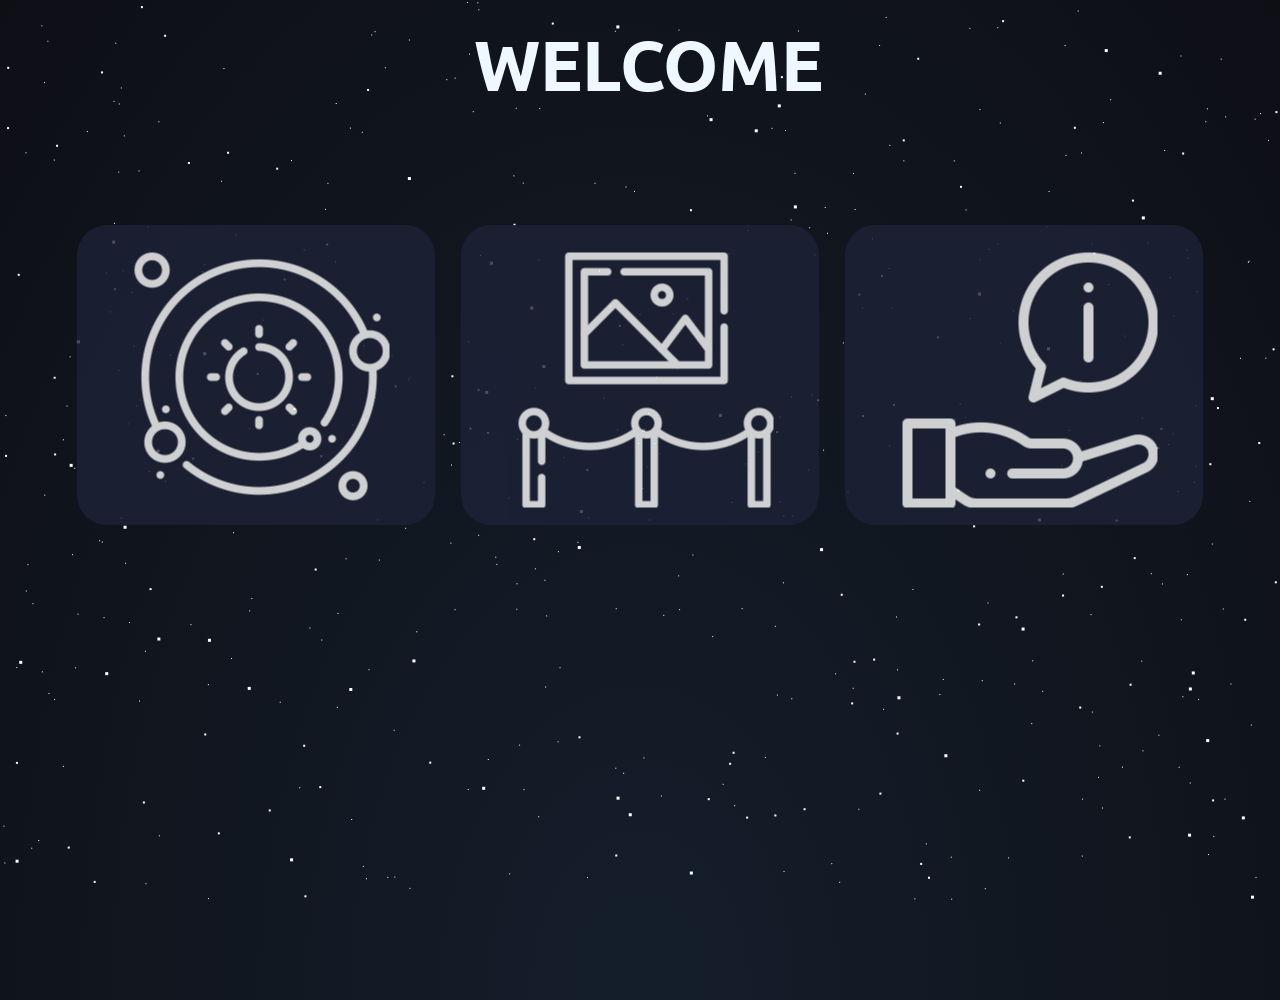
<file: index.html>
<!DOCTYPE html>
<html lang="en">
<head>
    <meta charset="UTF-8">
    <meta http-equiv="X-UA-Compatible" content="IE=edge">
    <meta name="viewport" content="width=device-width, initial-scale=1.0">
    <link type="image/x-icon" href="portal.png" rel="shortcut icon">
    <link rel="stylesheet" href="firstpage.css">
    <title>Space Portal</title>
</head>
<body>
    <div id="welcome"><p id="txt">WELCOME</p></div>
    <div id="txt1"><p>Solar System Planets</p></div>
    <div id="txt2"><p>Gallery</p></div>
    <div id="txt3"><p>Info</p></div>
    <a href="Cosmos.html"><div class="block1" id="solar"><div id="img1"></div></div></a>
    <a href="gallery.html"><div class="block1" id="gallery"><div id="img2"></div></div></a>
   <a href="Cosmosinfo.html"><div class="block1" id="info"><div id="img3"></div></div></a> 
    <canvas></canvas>

    <script src="cosmosinfo.js"></script>
</body>
</html>
</file>
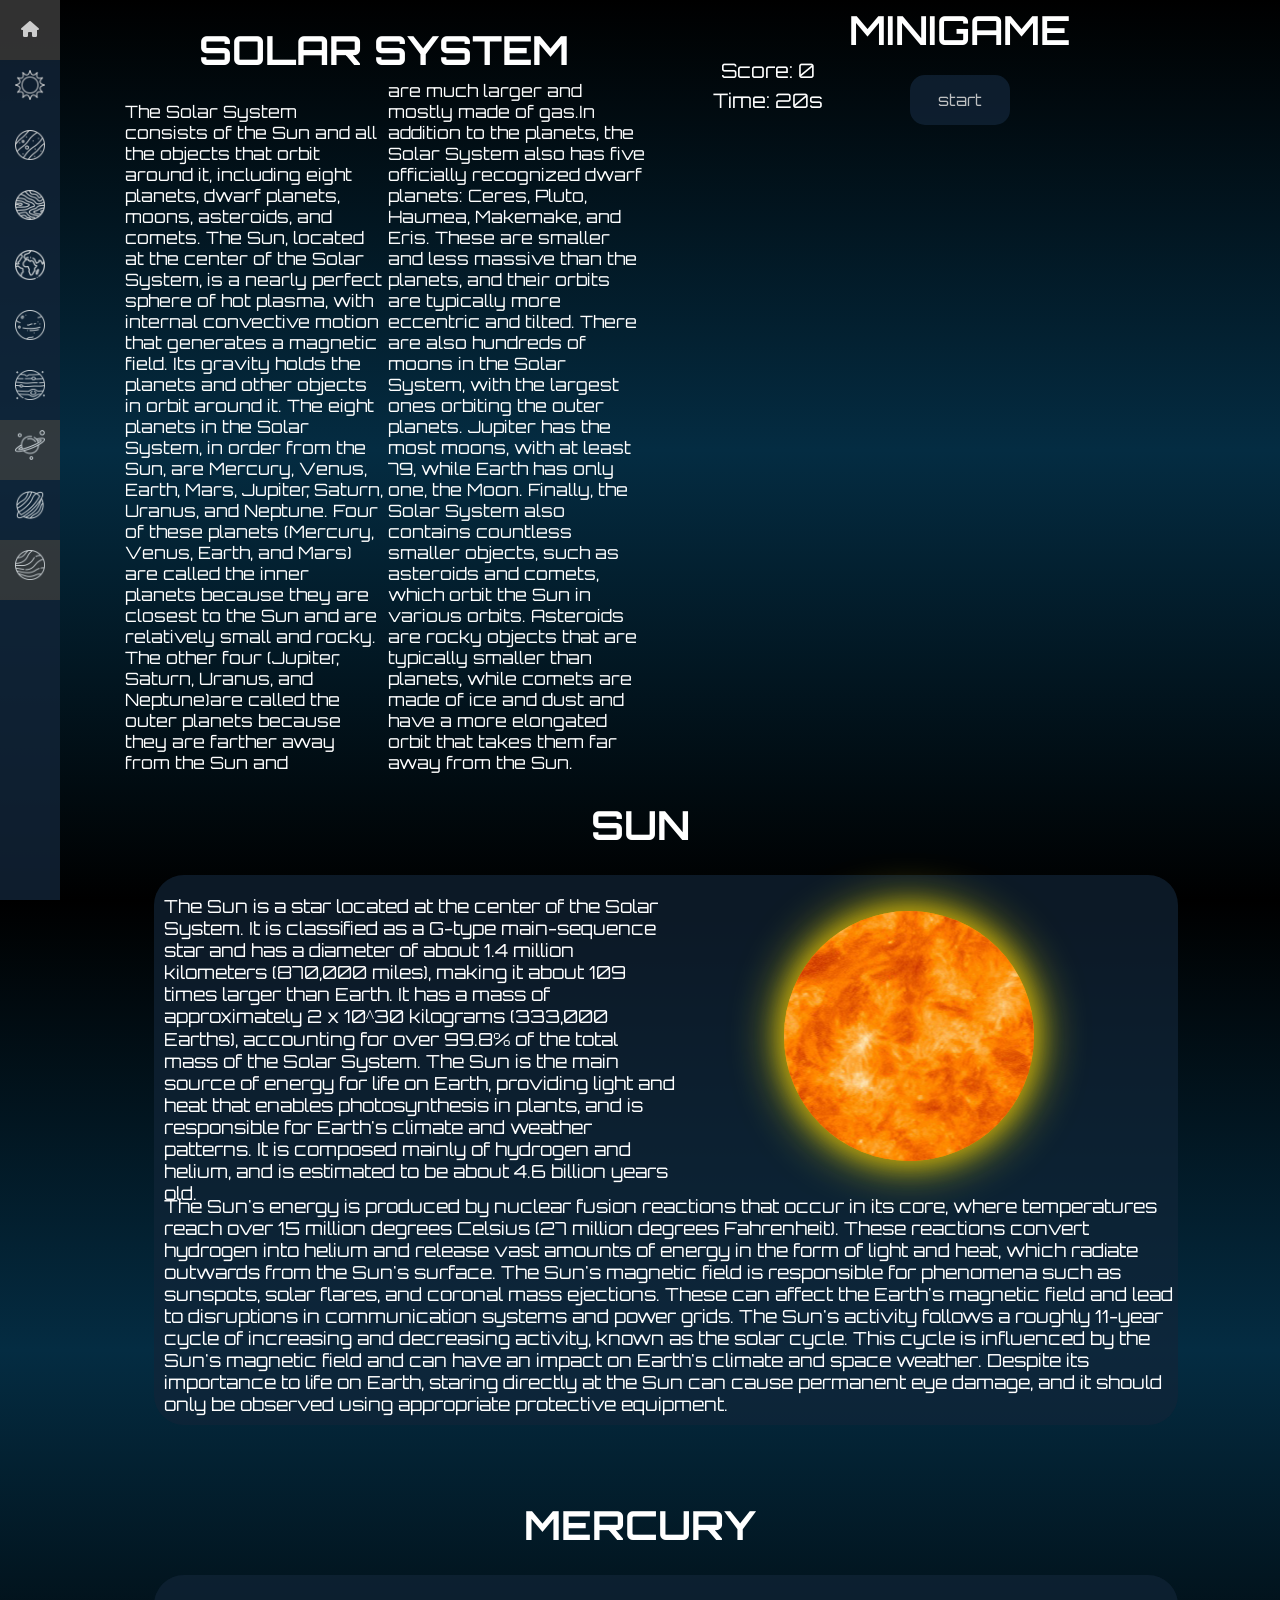
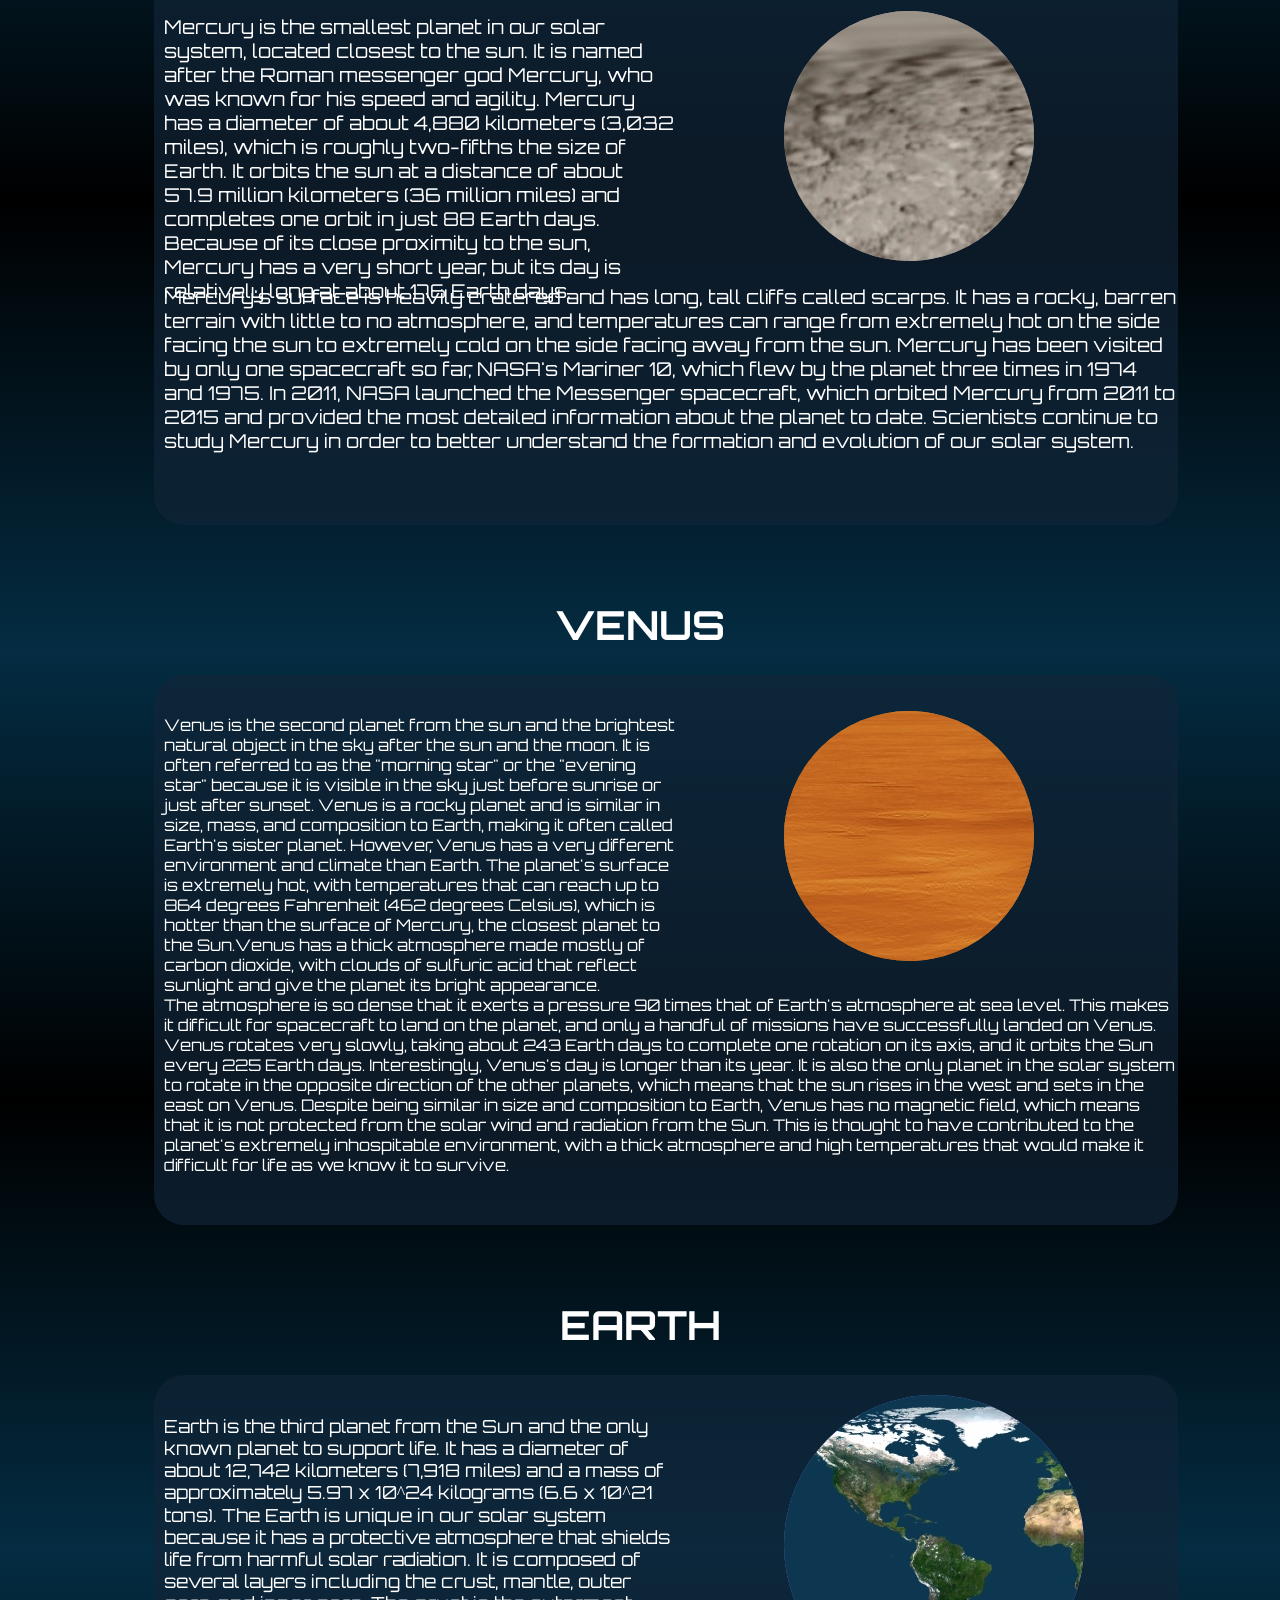
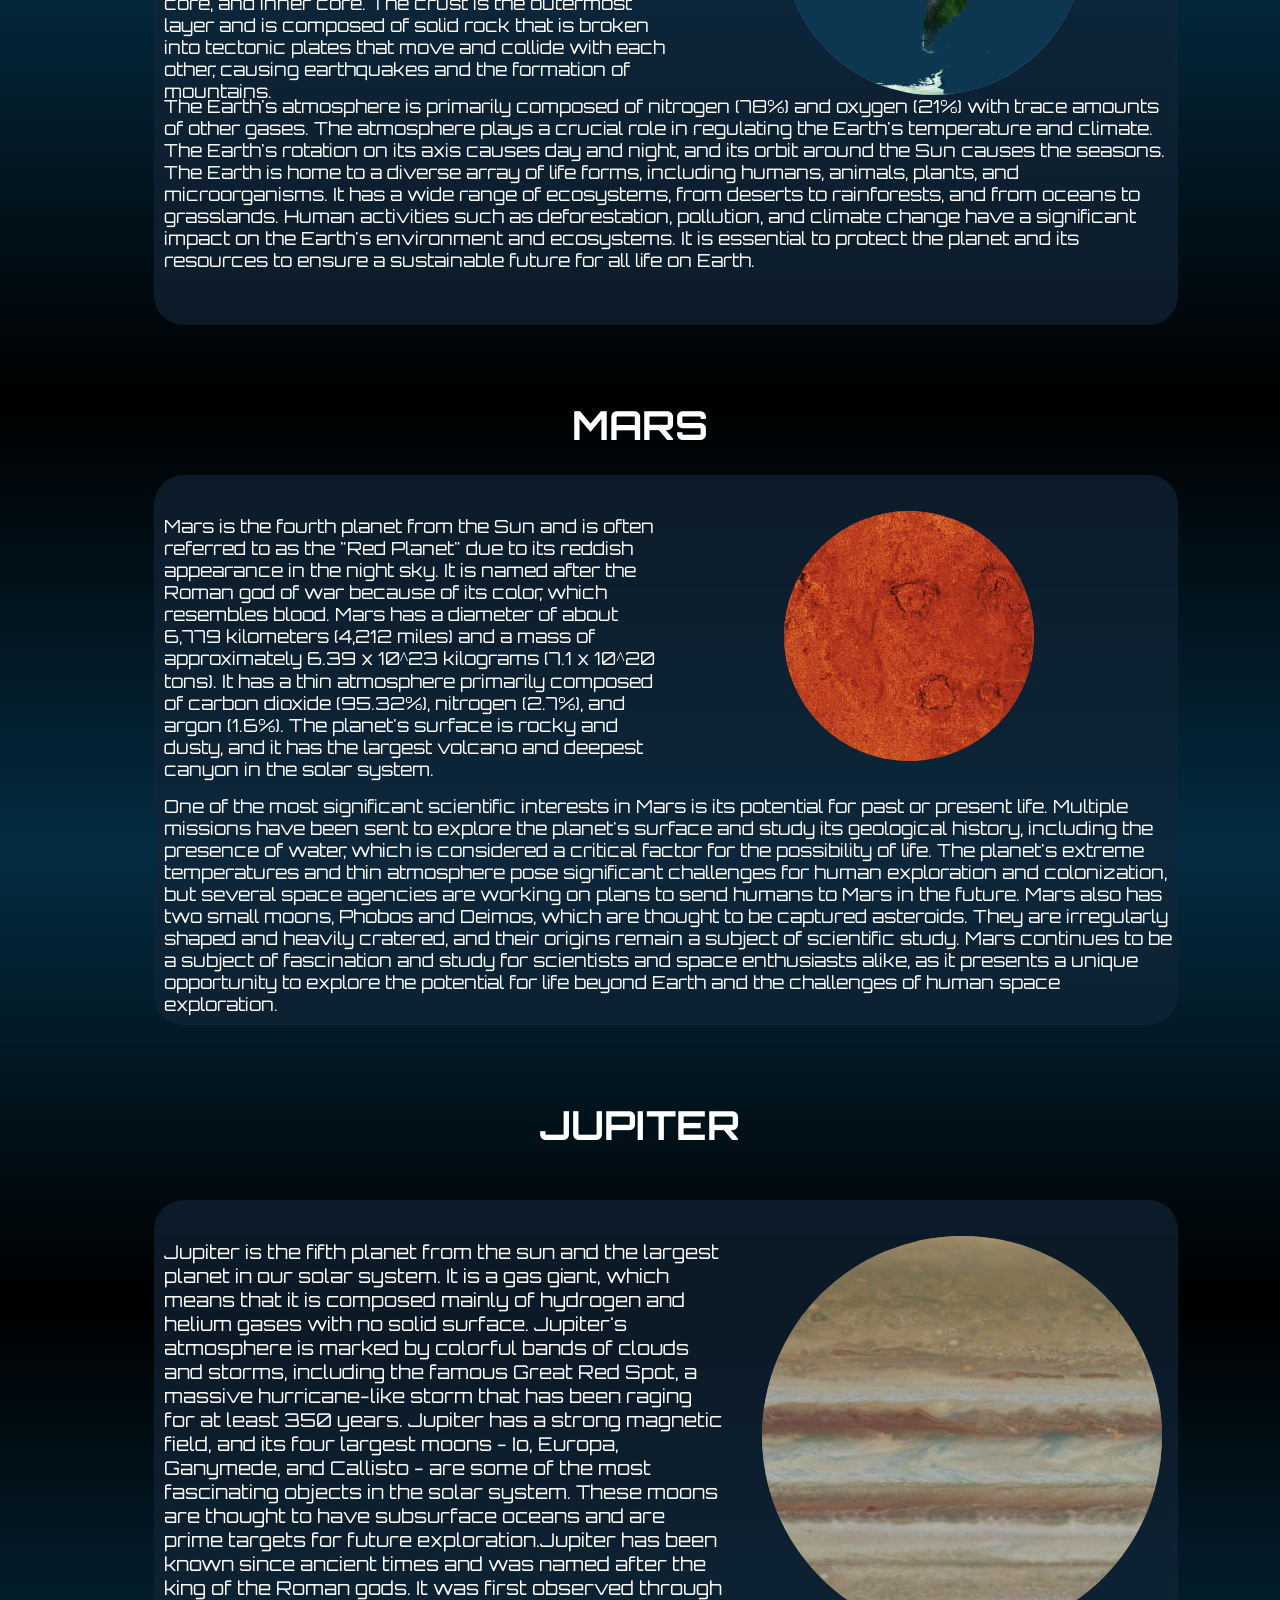
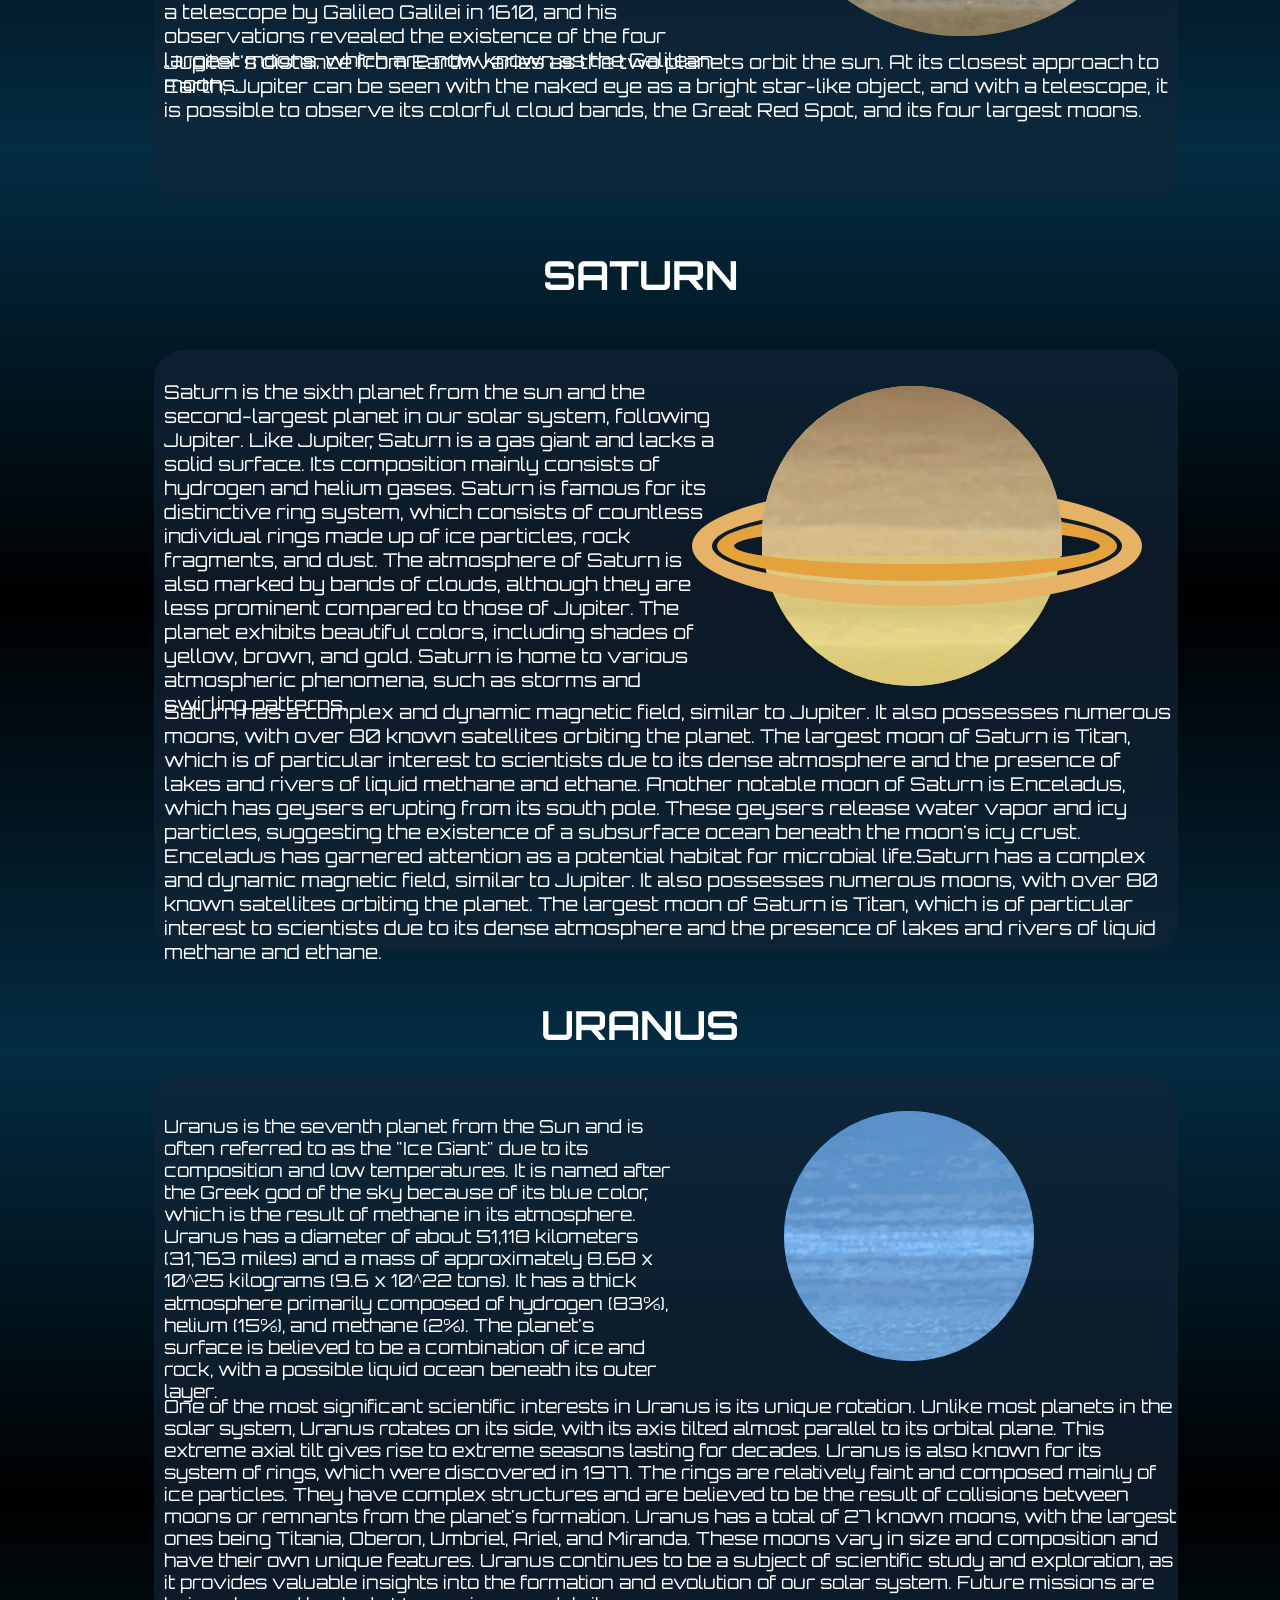
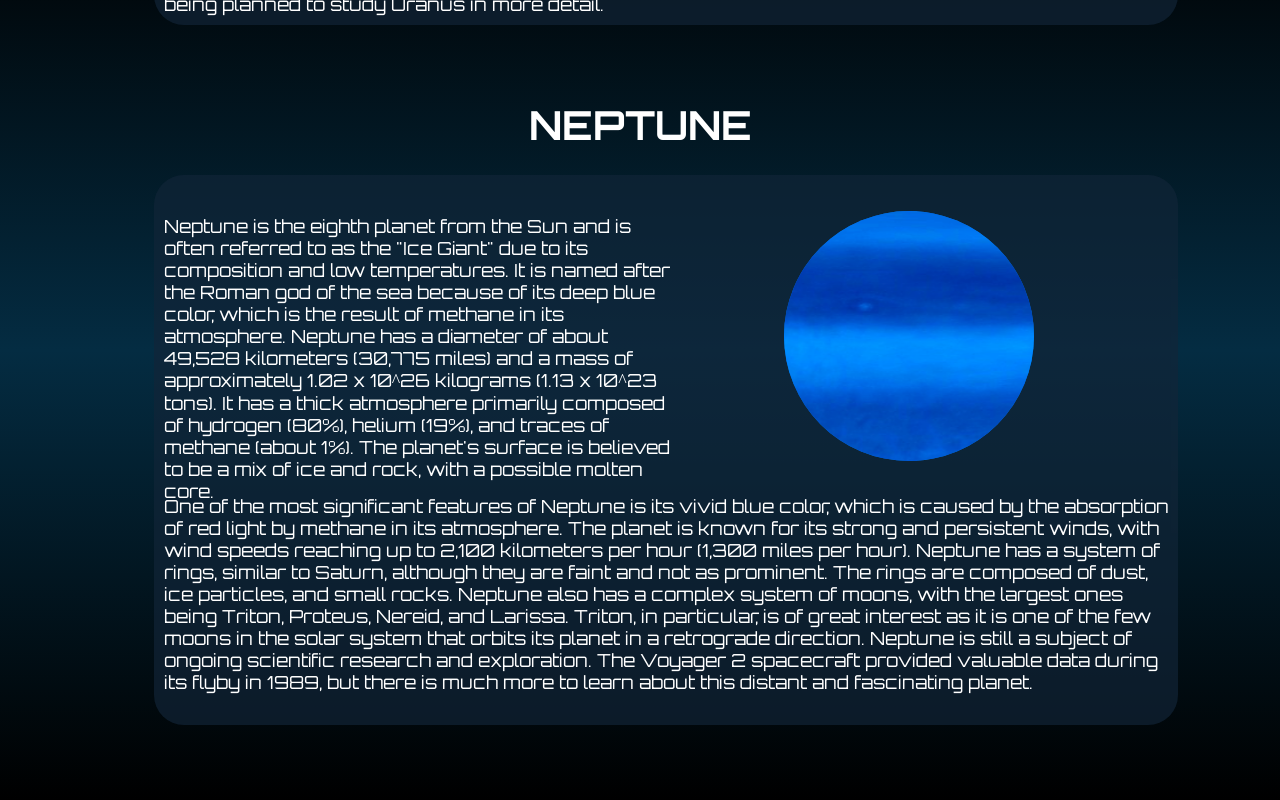
<file: Cosmos.html>
<!DOCTYPE html>
<html lang="en">
<head>
    <meta charset="UTF-8">
    <meta http-equiv="X-UA-Compatible" content="IE=edge">
    <meta name="viewport" content="width=device-width, initial-scale=1.0">
    <link rel="stylesheet" href="https://cdnjs.cloudflare.com/ajax/libs/font-awesome/6.3.0/css/all.min.css">
    <script src="https://code.jquery.com/jquery-3.6.0.min.js"></script>
    <link rel="stylesheet" href="cosmos.css">
    <link type="image/x-icon" href="portal.png" rel="shortcut icon">
    <title>Solar system</title>

</head>
<body>
  
    <div class="navigation">
        <ul>
          <li id="home" onmouseout="fhover1(this)" onmouseover="fhover(this)">
            <a href="#">
              <span class="icon"><i class="fa-solid fa-house"></i></span>
              <span class="title">Home</span>
            </a>
          </li>
          <li id="s" onmouseout="fhover1(this)"  onmouseover="fhover(this)">
            <a href="#sun">
                <img src="sun.png" alt="Icon" width="30" height="30" class="iconner">
              <span class="title">Sun</span>
            </a>
          </li>
          <li id="mer" onmouseout="fhover1(this)"  onmouseover="fhover(this)">
            <a href="#mercury">
                <img src="mercury.png" alt="Icon" width="30" height="30" class="iconner">

              <span class="title">Mercury</span>
            </a>
          </li>
          <li  id="ven" onmouseout="fhover1(this)" onmouseover="fhover(this)">
            <a href="#venus">
                <img src="venus.png" alt="Icon" width="30" height="30" class="iconner">
              <span class="title">Venus</span>
            </a>
          </li>
          <li id="ear" onmouseout="fhover1(this)" onmouseover="fhover(this)">
            <a href="#earth">
                <img src="earth.png" alt="Icon" width="30" height="30" class="iconner">
              <span class="title">Earth</span>
            </a>
          </li>
          <li id="mar" onmouseout="fhover1(this)" onmouseover="fhover(this)">
            <a href="#mars">
                <img src="mars.png" alt="Icon" width="30" height="30" class="iconner">
              <span class="title">Mars</span>
            </a>
          </li>
          <li id="jupi" onmouseout="fhover1(this)" onmouseover="fhover(this)">
            <a href="#jupiter">
                <img src="jupiter.png" alt="Icon" width="30" height="30" class="iconner">
              <span class="title">Jupiter</span>
            </a>
          </li>
          <li id="satu" onmouseout="fhover1(this)" onmouseover="fhover(this)">
            <a href="#saturn">
                <img src="saturn.png" alt="Icon" width="30" height="30" class="iconner">
              <span class="title">Saturn</span>
            </a>
          </li>
          <li id="ur" onmouseout="fhover1(this)" onmouseover="fhover(this)">
            <a href="#uranus">
                <img src="uran.png" alt="Icon" width="30" height="30" class="iconner">
              <span class="title">Uranus</span>
            </a>
          </li>
          <li id="nep" onmouseout="fhover1(this)" onmouseover="fhover(this)">
            <a href="#neptune">
                <img src="neptune.png" alt="Icon" width="30" height="30" class="iconner">
              <span class="title">Neptune</span>
            </a>
          </li>

      </div>
 
      <div id="solar">
        <h1 id="solartxt" href="#">SOLAR SYSTEM</h1>
      </div>

    <div id="space">
        <div id="p1"><p class="txt">The Solar System consists of the Sun and all the objects that orbit around it, including eight planets, dwarf planets, moons, asteroids, and comets. The Sun, located at the center of the Solar System, is a nearly perfect sphere of hot plasma, with internal convective motion that generates a magnetic field. Its gravity holds the planets and other objects in orbit around it.

        The eight planets in the Solar System, in order from the Sun, are Mercury, Venus, Earth, Mars, Jupiter, Saturn, Uranus, and Neptune. Four of these planets (Mercury, Venus, Earth, and Mars) are called the inner planets because they are closest to the Sun and are relatively small and rocky. The other four (Jupiter, Saturn, Uranus, and Neptune)are called the outer planets because they are farther away from the Sun and  </p></div>
        <div id="p2"><p class="txt">are much larger and mostly made of gas.In addition to the planets, the Solar System also has five officially recognized dwarf planets: Ceres, Pluto, Haumea, Makemake, and Eris. These are smaller and less massive than the planets, and their orbits are typically more eccentric and tilted.
        
        There are also hundreds of moons in the Solar System, with the largest ones orbiting the outer planets. Jupiter has the most moons, with at least 79, while Earth has only one, the Moon.
            
        Finally, the Solar System also contains countless smaller objects, such as asteroids and comets, which orbit the Sun in various orbits. Asteroids are rocky objects that are typically smaller than planets, while comets are made of ice and dust and have a more elongated orbit that takes them far away from the Sun.</p></div>
       
    </div>
    <div class="gametxt"><p id="gametxt">MINIGAME</p></div>
    <button id="start">start</button>
    <div id="score">Score: 0</div>
    <div id="timer">Time: 20s</div>
    <div id="game-container">
      <div id="asteroids-container"></div>
    </div>
    

    <div id="sun">
        <h2 id="suntxt" href="#sun">SUN</h2>
      </div>
    <div id="sun1">
      <div id="divsun1"><p id="divsuntxt1">The Sun is a star located at the center of the Solar System. It is classified as a G-type main-sequence star and has a diameter of about 1.4 million kilometers (870,000 miles), making it about 109 times larger than Earth. It has a mass of approximately 2 x 10^30 kilograms (333,000 Earths), accounting for over 99.8% of the total mass of the Solar System.

        The Sun is the main source of energy for life on Earth, providing light and heat that enables photosynthesis in plants, and is responsible for Earth's climate and weather patterns. It is composed mainly of hydrogen and helium, and is estimated to be about 4.6 billion years old.</p></div>
      <div id="divsun2"><p id="divsuntxt2">The Sun's energy is produced by nuclear fusion reactions that occur in its core, where temperatures reach over 15 million degrees Celsius (27 million degrees Fahrenheit). These reactions convert hydrogen into helium and release vast amounts of energy in the form of light and heat, which radiate outwards from the Sun's surface.

        The Sun's magnetic field is responsible for phenomena such as sunspots, solar flares, and coronal mass ejections. These can affect the Earth's magnetic field and lead to disruptions in communication systems and power grids.
        
        The Sun's activity follows a roughly 11-year cycle of increasing and decreasing activity, known as the solar cycle. This cycle is influenced by the Sun's magnetic field and can have an impact on Earth's climate and space weather.
        
        Despite its importance to life on Earth, staring directly at the Sun can cause permanent eye damage, and it should only be observed using appropriate protective equipment.</p></div>
        <div id="forsund">
          <div id="sund">
            <canvas id="sunan"  width="250" height="250" style="position: absolute; border-radius: 100%;opacity: 0.7;"></canvas>
          </div>
        </div>
    </div>
    
    <div id="mercury">
      <h2 id="mercurytxt" href="#mercury">MERCURY</h2>
    </div>
  <div id="mercury1">
    <div id="divmercury1"><p id="divmercurytxt1">Mercury is the smallest planet in our solar system, located closest to the sun. It is named after the Roman messenger god Mercury, who was known for his speed and agility.

      Mercury has a diameter of about 4,880 kilometers (3,032 miles), which is roughly two-fifths the size of Earth. It orbits the sun at a distance of about 57.9 million kilometers (36 million miles) and completes one orbit in just 88 Earth days. Because of its close proximity to the sun, Mercury has a very short year, but its day is relatively long at about 176 Earth days.</p></div>
    <div id="divmercury2"><p id="divmercurytxt2">Mercury's surface is heavily cratered and has long, tall cliffs called scarps. It has a rocky, barren terrain with little to no atmosphere, and temperatures can range from extremely hot on the side facing the sun to extremely cold on the side facing away from the sun.

      Mercury has been visited by only one spacecraft so far, NASA's Mariner 10, which flew by the planet three times in 1974 and 1975. In 2011, NASA launched the Messenger spacecraft, which orbited Mercury from 2011 to 2015 and provided the most detailed information about the planet to date.
      
      Scientists continue to study Mercury in order to better understand the formation and evolution of our solar system.</p></div>
      <div id="formercuryd">
        <div id="mercuryd">
          <canvas id="meran"  width="250" height="250" style="position: absolute; border-radius: 100%;opacity: 1;"></canvas>
        </div>
      </div>
  </div>
  <div id="venus">
    <h2 id="venustxt" href="#venus">VENUS</h2>
  </div>
<div id="venus1">
  <div id="divvenus1"><p id="divvenustxt1">Venus is the second planet from the sun and the brightest natural object in the sky after the sun and the moon. It is often referred to as the "morning star" or the "evening star" because it is visible in the sky just before sunrise or just after sunset.

    Venus is a rocky planet and is similar in size, mass, and composition to Earth, making it often called Earth's sister planet. However, Venus has a very different environment and climate than Earth. The planet's surface is extremely hot, with temperatures that can reach up to 864 degrees Fahrenheit (462 degrees Celsius), which is hotter than the surface of Mercury, the closest planet to the Sun.Venus has a thick atmosphere made mostly of carbon dioxide, with clouds of sulfuric acid that reflect sunlight and give the planet its bright appearance.</p></div>
  <div id="divvenus2"><p id="divvenustxt2"> The atmosphere is so dense that it exerts a pressure 90 times that of Earth's atmosphere at sea level. This makes it difficult for spacecraft to land on the planet, and only a handful of missions have successfully landed on Venus.

    Venus rotates very slowly, taking about 243 Earth days to complete one rotation on its axis, and it orbits the Sun every 225 Earth days. Interestingly, Venus's day is longer than its year. It is also the only planet in the solar system to rotate in the opposite direction of the other planets, which means that the sun rises in the west and sets in the east on Venus.
    
    Despite being similar in size and composition to Earth, Venus has no magnetic field, which means that it is not protected from the solar wind and radiation from the Sun. This is thought to have contributed to the planet's extremely inhospitable environment, with a thick atmosphere and high temperatures that would make it difficult for life as we know it to survive.</p></div>
    <div id="forvenusd">
      <div id="venusd">
        <canvas id="venusan"  width="250" height="250" style="position: absolute; border-radius: 100%;opacity: 1;"></canvas>
      </div>
    </div>
</div>
<div id="earth">
  <h2 id="earthtxt" href="#earth">EARTH</h2>
</div>
<div id="earth1">
<div id="divearth1"><p id="divearthtxt1">Earth is the third planet from the Sun and the only known planet to support life. It has a diameter of about 12,742 kilometers (7,918 miles) and a mass of approximately 5.97 x 10^24 kilograms (6.6 x 10^21 tons).

  The Earth is unique in our solar system because it has a protective atmosphere that shields life from harmful solar radiation. It is composed of several layers including the crust, mantle, outer core, and inner core. The crust is the outermost layer and is composed of solid rock that is broken into tectonic plates that move and collide with each other, causing earthquakes and the formation of mountains.</p></div>
<div id="divearth2"><p id="divearthtxt2">The Earth's atmosphere is primarily composed of nitrogen (78%) and oxygen (21%) with trace amounts of other gases. The atmosphere plays a crucial role in regulating the Earth's temperature and climate. The Earth's rotation on its axis causes day and night, and its orbit around the Sun causes the seasons.

  The Earth is home to a diverse array of life forms, including humans, animals, plants, and microorganisms. It has a wide range of ecosystems, from deserts to rainforests, and from oceans to grasslands.
  
  Human activities such as deforestation, pollution, and climate change have a significant impact on the Earth's environment and ecosystems. It is essential to protect the planet and its resources to ensure a sustainable future for all life on Earth.</p></div>
  <div id="forearthd">
    <div id="earthd">
      <canvas id="earan"  width="300" height="300" style="position: absolute; border-radius: 100%;opacity: 1;"></canvas>
    </div>
  </div>
</div>
<div id="mars">
  <h2 id="marstxt" href="#mars">MARS</h2>
</div>
<div id="mars1">
<div id="divmars1"><p id="divmarstxt1">Mars is the fourth planet from the Sun and is often referred to as the "Red Planet" due to its reddish appearance in the night sky. It is named after the Roman god of war because of its color, which resembles blood.

  Mars has a diameter of about 6,779 kilometers (4,212 miles) and a mass of approximately 6.39 x 10^23 kilograms (7.1 x 10^20 tons). It has a thin atmosphere primarily composed of carbon dioxide (95.32%), nitrogen (2.7%), and argon (1.6%). The planet's surface is rocky and dusty, and it has the largest volcano and deepest canyon in the solar system.</p></div>
<div id="divmars2"><p id="divmarstxt2">One of the most significant scientific interests in Mars is its potential for past or present life. Multiple missions have been sent to explore the planet's surface and study its geological history, including the presence of water, which is considered a critical factor for the possibility of life.

  The planet's extreme temperatures and thin atmosphere pose significant challenges for human exploration and colonization, but several space agencies are working on plans to send humans to Mars in the future.
  
  Mars also has two small moons, Phobos and Deimos, which are thought to be captured asteroids. They are irregularly shaped and heavily cratered, and their origins remain a subject of scientific study.
  
  Mars continues to be a subject of fascination and study for scientists and space enthusiasts alike, as it presents a unique opportunity to explore the potential for life beyond Earth and the challenges of human space exploration.</p></div>
  <div id="formarsd">
    <div id="marsd">
      <canvas id="maran"  width="250" height="250" style="position: absolute; border-radius: 100%;opacity: 0.8;"></canvas>
    </div>
  </div>
</div>
<div id="jupiter">
  <h2 id="jupitertxt" href="#jupiter">JUPITER</h2>
</div>
<div id="jupiter1">
<div id="divjupiter1"><p id="divjupitertxt1">Jupiter is the fifth planet from the sun and the largest planet in our solar system. It is a gas giant, which means that it is composed mainly of hydrogen and helium gases with no solid surface. Jupiter's atmosphere is marked by colorful bands of clouds and storms, including the famous Great Red Spot, a massive hurricane-like storm that has been raging for at least 350 years.

  Jupiter has a strong magnetic field, and its four largest moons - Io, Europa, Ganymede, and Callisto - are some of the most fascinating objects in the solar system. These moons are thought to have subsurface oceans and are prime targets for future exploration.Jupiter has been known since ancient times and was named after the king of the Roman gods. It was first observed through a telescope by Galileo Galilei in 1610, and his observations revealed the existence of the four largest moons, which are now known as the Galilean moons.</p></div>
<div id="divjupiter2"><p id="divjupitertxt2">

  Jupiter's distance from Earth varies as the two planets orbit the sun. At its closest approach to Earth, Jupiter can be seen with the naked eye as a bright star-like object, and with a telescope, it is possible to observe its colorful cloud bands, the Great Red Spot, and its four largest moons.</p></div>
  <div id="forjupiterd">
    <div id="jupiterd">
      <canvas id="jupan"  width="400" height="400" style="position: absolute; border-radius: 100%;opacity: 0.8;"></canvas>
    </div>
  </div>
</div>
<div id="saturn">
  <h2 id="saturntxt" href="#saturn">SATURN</h2>
</div>
<div id="saturn1">
<div id="divsaturn1"><p id="divsaturntxt1">Saturn is the sixth planet from the sun and the second-largest planet in our solar system, following Jupiter. Like Jupiter, Saturn is a gas giant and lacks a solid surface. Its composition mainly consists of hydrogen and helium gases. Saturn is famous for its distinctive ring system, which consists of countless individual rings made up of ice particles, rock fragments, and dust.

  The atmosphere of Saturn is also marked by bands of clouds, although they are less prominent compared to those of Jupiter. The planet exhibits beautiful colors, including shades of yellow, brown, and gold. Saturn is home to various atmospheric phenomena, such as storms and swirling patterns.</p></div>
<div id="divsaturn2"><p id="divsaturntxt2">
  Saturn has a complex and dynamic magnetic field, similar to Jupiter. It also possesses numerous moons, with over 80 known satellites orbiting the planet. The largest moon of Saturn is Titan, which is of particular interest to scientists due to its dense atmosphere and the presence of lakes and rivers of liquid methane and ethane.

  Another notable moon of Saturn is Enceladus, which has geysers erupting from its south pole. These geysers release water vapor and icy particles, suggesting the existence of a subsurface ocean beneath the moon's icy crust. Enceladus has garnered attention as a potential habitat for microbial life.Saturn has a complex and dynamic magnetic field, similar to Jupiter. It also possesses numerous moons, with over 80 known satellites orbiting the planet. The largest moon of Saturn is Titan, which is of particular interest to scientists due to its dense atmosphere and the presence of lakes and rivers of liquid methane and ethane.

</p></div>
  <div id="forsaturnd">
    <div id="saturnd">
      <canvas id="satan"  width="300" height="300" style="position: absolute; border-radius: 100%;opacity: 0.8;"></canvas>
      <div id='ring'></div>
      <div id='ring1'></div>
      <canvas id="half-planet"></canvas>
    </div>
  </div>
</div>
<div id="uranus">
  <h2 id="uranustxt" href="#uranus">URANUS</h2>
</div>
<div id="uranus1">
<div id="divuranus1"><p id="divuranustxt1">Uranus is the seventh planet from the Sun and is often referred to as the "Ice Giant" due to its composition and low temperatures. It is named after the Greek god of the sky because of its blue color, which is the result of methane in its atmosphere.

  Uranus has a diameter of about 51,118 kilometers (31,763 miles) and a mass of approximately 8.68 x 10^25 kilograms (9.6 x 10^22 tons). It has a thick atmosphere primarily composed of hydrogen (83%), helium (15%), and methane (2%). The planet's surface is believed to be a combination of ice and rock, with a possible liquid ocean beneath its outer layer.</p></div>
<div id="divuranus2"><p id="divuranustxt2">One of the most significant scientific interests in Uranus is its unique rotation. Unlike most planets in the solar system, Uranus rotates on its side, with its axis tilted almost parallel to its orbital plane. This extreme axial tilt gives rise to extreme seasons lasting for decades.

  Uranus is also known for its system of rings, which were discovered in 1977. The rings are relatively faint and composed mainly of ice particles. They have complex structures and are believed to be the result of collisions between moons or remnants from the planet's formation.
  
  Uranus has a total of 27 known moons, with the largest ones being Titania, Oberon, Umbriel, Ariel, and Miranda. These moons vary in size and composition and have their own unique features.
  
  Uranus continues to be a subject of scientific study and exploration, as it provides valuable insights into the formation and evolution of our solar system. Future missions are being planned to study Uranus in more detail.</p></div>
  <div id="foruranusd">
    <div id="uranusd">
      <canvas id="uranan"  width="250" height="250" style="position: absolute; border-radius: 100%;opacity: 0.8;"></canvas>
    </div>
  </div>
</div>
<div id="neptune">
  <h2 id="neptunetxt" href="#neptune">NEPTUNE</h2>
</div>
<div id="neptune1">
<div id="divneptune1"><p id="divneptunetxt1">Neptune is the eighth planet from the Sun and is often referred to as the "Ice Giant" due to its composition and low temperatures. It is named after the Roman god of the sea because of its deep blue color, which is the result of methane in its atmosphere.

  Neptune has a diameter of about 49,528 kilometers (30,775 miles) and a mass of approximately 1.02 x 10^26 kilograms (1.13 x 10^23 tons). It has a thick atmosphere primarily composed of hydrogen (80%), helium (19%), and traces of methane (about 1%). The planet's surface is believed to be a mix of ice and rock, with a possible molten core.</p></div>
<div id="divneptune2"><p id="divneptunetxt2">One of the most significant features of Neptune is its vivid blue color, which is caused by the absorption of red light by methane in its atmosphere. The planet is known for its strong and persistent winds, with wind speeds reaching up to 2,100 kilometers per hour (1,300 miles per hour).

  Neptune has a system of rings, similar to Saturn, although they are faint and not as prominent. The rings are composed of dust, ice particles, and small rocks. Neptune also has a complex system of moons, with the largest ones being Triton, Proteus, Nereid, and Larissa. Triton, in particular, is of great interest as it is one of the few moons in the solar system that orbits its planet in a retrograde direction.
  
  Neptune is still a subject of ongoing scientific research and exploration. The Voyager 2 spacecraft provided valuable data during its flyby in 1989, but there is much more to learn about this distant and fascinating planet.</p></div>
  <div id="forneptuned">
    <div id="neptuned">
      <canvas id="neptunan"  width="250" height="250" style="position: absolute; border-radius: 100%;opacity: 0.8;"></canvas>
    </div>
  </div>
</div>
      <script src="cosmos.js"></script>
</body>
</html>
</file>
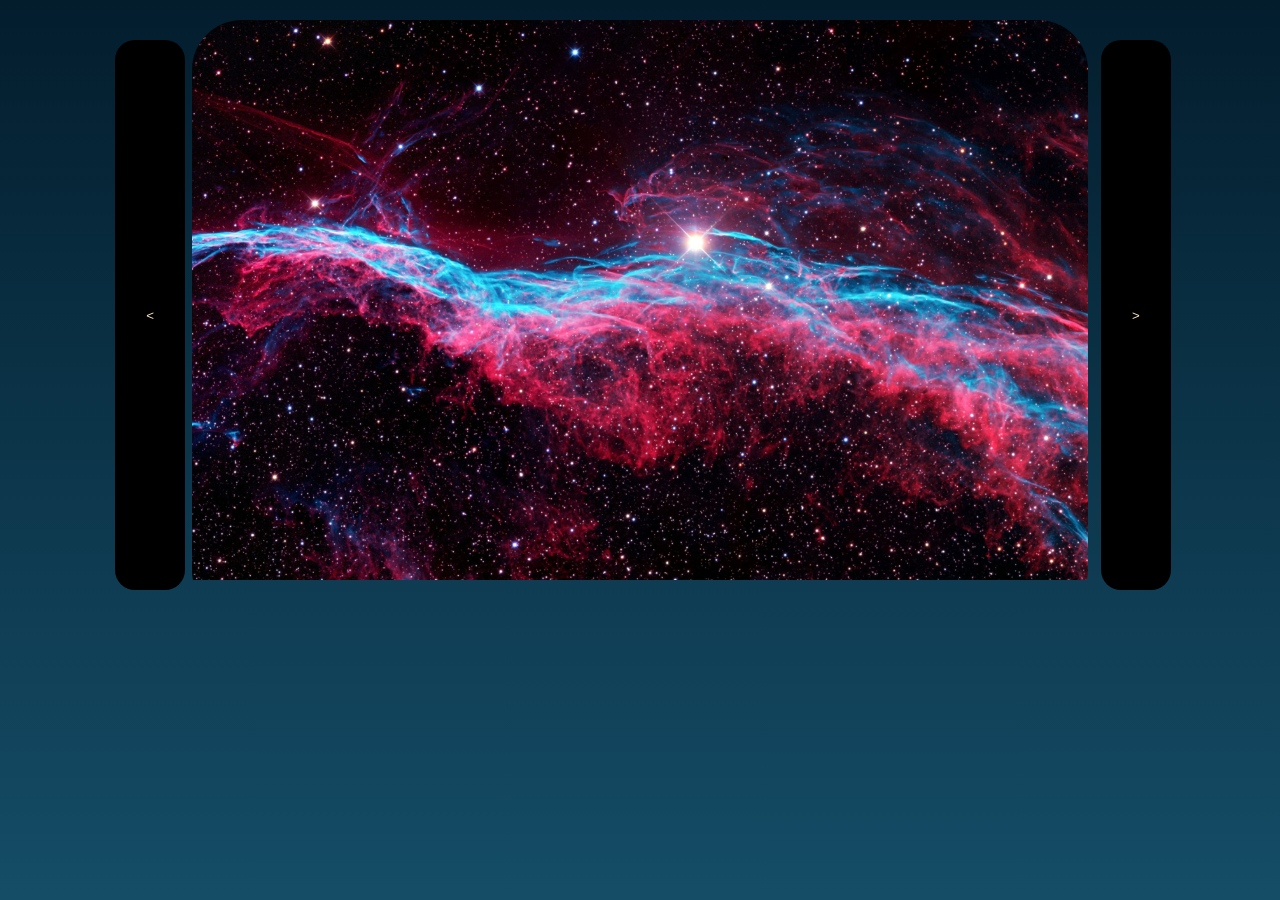
<file: gallery.html>
<!DOCTYPE html>
<html lang="en">
<head>
    <meta charset="UTF-8">
    <meta http-equiv="X-UA-Compatible" content="IE=edge">
    <meta name="viewport" content="width=device-width, initial-scale=1.0">
    <title>Gallery</title>
    <link rel="stylesheet" href="gallery.css">
</head>
<body>

 


      <div class="slider">
        <img class="sl" src="space.jpg" alt="Slide 1">
        <img class="sl" src="space4.jpg" alt="Slide 2">
        <img class="sl" src="space3.jpg" alt="Slide 3">
        <div class="sl" id="plus" alt="Slide 4"><label for="file"> <img src="plus.png" alt="Выбрать файл"></label><input type="file" id="file" name="file" multiple></div>
      </div>
    

        <button id="prev" onclick="previousSlide()"><</button>
        <button id="next" onclick="nextSlide()">></button>


    <script src="gallery.js"></script>
</body>
</html>
</file>
<file: firstpage.css>
@import url('https://fonts.googleapis.com/css2?family=Ubuntu:wght@300&display=swap');

body {
    background: radial-gradient(ellipse at bottom, #141e2b 0%, #0e0f15 100%);
    margin: 0;
    overflow: hidden;
    background-repeat: no-repeat;
    min-height: 1000px;
  }
canvas{
    position: absolute;
    top: 0;
}

#solar {
    left:6% ;
}
#gallery{
    left: 36%;
}
#info{
    left:66% ;
}
.block1{   
    z-index: 999; 
    position: absolute;
    top: 25%;
    height: 300px;  
    width: 28%;
    border-radius: 30px;
    background-color: #1d2237;
    opacity: 0.8;
}
.block1:hover {
    background: #f49803;
    box-shadow: 0 0 5px #f4c803,
                0 0 25px #bd9d0b,
                0 0 50px #f4e403,
                0 0 100px #d5cf1e;
  }
#img1{
    width: 510px;
    height: 510px;
    position: absolute;
    left: -70px;
    top: -100px;
    background-image: url(solarsyst.png);
    transform: scale(0.5);
}
#img2{
    width: 510px;
    height: 510px;
    position: absolute;
    left: -70px;
    top: -100px;
    background-image: url(gallery.png);
    transform: scale(0.5);
}
#img3{
    width: 510px;
    height: 510px;
    position: absolute;
    left: -70px;
    top: -100px;
    background-image: url(info3.png);
    transform: scale(0.5);
}
#welcome{
    position: absolute;
    left: 37%;
    top: -50px;
}
#txt{
    font-size: 70px;
    color: aliceblue;
    font-weight: 900;
    font-family: 'ubuntu','sans serif';
}
#txt1{
    display: none;
    position: absolute;
    left: 6%;
    top: 70px;
    color: white;
    font-size: 40px;
    font-weight: 400;
    font-family: 'ubuntu';
    
}
#txt2{
    display: none;
    position: absolute;
    left: 45%;
    top: 70px;
    color: white;
    font-size: 40px;
    font-weight: 400;
    font-family: 'ubuntu';
    
}
#txt3{
    display: none;
    position: absolute;
    left: 77%;
    top: 70px;
    color: white;
    font-size: 40px;
    font-weight: 400;
    font-family: 'ubuntu';
    
}
</file>
<file: cosmos.css>
@import url("https://fonts.googleapis.com/css2?family=Poppins:wght@300;400;500;600&display=swap");
@import url('https://fonts.googleapis.com/css2?family=Orbitron:wght@400;500;600&display=swap');
  
* {
  padding: 0;
  margin: 0;
  box-sizing: border-box;
  font-family: "Poppins", sans-serif;
}
html{
    height: 100%;
    scroll-behavior: smooth;
}


html::-webkit-scrollbar{
  width: 0;
}
body {
    background: linear-gradient(#000000, #042c42, #000000);
    background-size: 100% 100%;
    position: relative;
    top: 0;
    left: 0;
    width: 100%;
    height: 7200px;
    animation: stars 50s ease-in-out infinite;
  }
  
  @keyframes stars {
    0% {
      background-position: 0 0;
    }
    100% {
      background-position: 5000px 5000px;
    }
  }
  
  body::before {
    content: '';
    position: fixed;
    top: 0;
    left: 0;
    width: 100%;
    height: 100%;
    background: url('https://images.unsplash.com/photo-1609042191775-746c6eeae7bc?ixlib=rb-4.0.3&ixid=MnwxMjA3fDB8MHxwaG90by1wYWdlfHx8fGVufDB8fHx8&auto=format&fit=crop&w=870&q=80');
    z-index: 0;
    opacity: 0.3;
  }
  


.navigation {
  z-index: 999;
  position: fixed;
  width: 60px;
  height: 100%;
  background: #122539;
  opacity: 0.8;
  overflow: hidden;
  transition: 0.5s;
}



.navigation:hover,
.navigation.active {
  width: 200px;
}

.navigation ul {
  position: absolute;
  top: 0;
  left: 0;
  width: 100%;
}

.navigation ul li {
  position: relative;
  width: 100%;
  list-style: none;
  transition: 1s;
}

.navigation ul li a {
  position: relative;
  display: block;
  width: 100%;
  display: flex;
  text-decoration: none;
  color: #ffffff;
}

.navigation ul li a .icon {
  position: relative;
  display: block;
  min-width: 60px;
  height: 60px;
  line-height: 60px;
  text-align: center;
}



.navigation ul li a .icon .fa {
  font-size: 24px;
}

.navigation ul li a .title {
  position: relative;
  display: block;
  padding: 0 10px;
  height: 60px;
  line-height: 60px;
  text-align: start;
  white-space: nowrap;
}
.iconner{
    margin:10px 15px;
}


#solar{
    height: 100px;
    width: 40%;
    position: absolute; 
    top: 75px;
    left: 30%;
    transform: translate(-50%, -50%);

}
#solartxt{
    color: #ffffff;
    font-family: 'Orbitron';
    font-size: 40px;
    text-align: center;
}
#space{
    height: 550px;
    width:45%;
    background-repeat: no-repeat;
    background-size: cover;
    border-radius: 20px;
    background-position: center center;
    position: absolute; 
    top: 355px;
    left: 30%;
    transform: translate(-50%, -50%); 

}
.txt{
    color: #ffffff;
    font-family: 'Orbitron';
    font-size: 17px;
}
#p1{
    height: 500px;
    width: 45%;
    display: inline-block;
    margin-top: 20px;
    margin-left: 5%;
}
#p2{
    height: 500px;
    width: 45%;
    display: inline-block;
    
}



.gametxt{
  height: 50px;
  width: 45%;
  position: absolute; 
  top: 30px;
  left: 75%;
  transform: translate(-50%, -50%);

  
}



#gametxt{
  color: #ffffff;
  font-family: 'Orbitron';
  font-size: 40px;
  text-align: center;
  font-weight: 600;

}
#game-container {
	width: 500px;
	height: 500px;
	margin: 0 auto;
  position: absolute; 
  top: 400px;
  left: 75%;
  transform: translate(-50%, -50%);
  overflow: hidden;
}
#start{
  height: 50px;
  width: 100px;
  color: #ffffff;
  font-family: 'Orbitron';
  font-size: 16px;
  background-color:#122539;
  opacity: 75%;
  border-radius: 15px;
  border: none;
  position: absolute; 
  top: 100px;
  left: 75%;
  transform: translate(-50%, -50%);
  z-index: 999;
  transition: 1s;



}
#start:hover{
  background-color: #ffffff;
  color: #122539;
}
#asteroids-container {
	position: absolute;
  height: 500px;
  width: 500px;
}
.asteroid {
	position: absolute;
	width: 50px;
	height: 50px;
	background-image: url('asteroid.png');
	background-size: cover;
	cursor: pointer;
}
#score{
  position: absolute;
  top: 70px;
  left: 60%;
  transform: translate(-50%, -50%);
  color: #ffffff;
  font-family: 'Orbitron';
  font-size: 20px;
}

#timer{
  color: #ffffff;
  font-family: 'Orbitron';
  font-size: 20px;
  position: absolute;
  top: 100px;
  left: 60%;
  transform: translate(-50%, -50%);
}
.rotating {
  animation: rotate 2s linear infinite;
}

@keyframes rotate {
  from {
    transform: rotate(0deg);
  }
  to {
    transform: rotate(180deg);
  }
}

#sun{
    height: 100px;
    width: 40%;
    position: absolute; 
    top: 850px;
    left: 50%;
    transform: translate(-50%, -50%);

}
#suntxt{
    color: #ffffff;
    font-family: 'Orbitron';
    font-size: 40px;
    text-align: center;
}
#sun1{
    position: absolute;
    top: 1150px;
    left: 52%;
    transform: translate(-50%, -50%); 
    height: 550px;
    width: 80%;
    border-radius: 30px;
    background-color:#122539ad;
    
}
#divsun1{
  height: 280px;
  width: 50%;
  position: absolute;
  left: 1%;
  top: 20px;
}
#divsuntxt1{
  color: #ffffff;
  font-family: 'Orbitron';
  font-size: 18px;

}
#divsun2{
  height: 700px;
  width: 99%;
  position: absolute;
  left: 1%;
  top: 320px;
}
#divsuntxt2{
  color: #ffffff;
  font-family: 'Orbitron';
  font-size: 18px;

}
#forsund{
  height: 18em;
  width: 43%;
  position: absolute;
  left: 53%;
  top: 20px;
  /* background-color: red; */



}
#sund{
  height: 250px;
  width: 250px;
  background-color: orange;
  box-shadow: 0 0 25px #bd9d0b,
              0 0 50px #f4e403;
  border-radius: 100%;
  position: absolute;
  top: 1em;
  left: 20%;
}

#mercury{
  height: 100px;
  width: 40%;
  position: absolute; 
  top: 1550px;
  left: 50%;
  transform: translate(-50%, -50%);

}
#mercurytxt{
  color: #ffffff;
  font-family: 'Orbitron';
  font-size: 40px;
  text-align: center;
}
#mercury1{
  position: absolute;
  top: 1850px;
  left: 52%;
  transform: translate(-50%, -50%); 
  height: 550px;
  width: 80%;
  border-radius: 30px;
  background-color:#122539ad;
  
}
#divmercury1{
height: 280px;
width: 50%;
position: absolute;
left: 1%;
top: 40px;
}
#divmercurytxt1{
color: #ffffff;
font-family: 'Orbitron';
font-size: 19px;

}
#divmercury2{
height: 700px;
width: 99%;
position: absolute;
left: 1%;
top: 310px;

}
#divmercurytxt2{
  color: white;
  font-family: 'Orbitron';
  font-size: 19px;
}
#formercuryd{
height: 18em;
width: 43%;
position: absolute;
left: 53%;
top: 20px;

}
#mercuryd{
height: 250px;
width: 250px;
background-color: rgb(151, 149, 146);
border-radius: 100%;
position: absolute;
top: 1em;
left: 20%;
}

#venus{
  height: 100px;
  width: 40%;
  position: absolute; 
  top: 2250px;
  left: 50%;
  transform: translate(-50%, -50%);

}
#venustxt{
  color: #ffffff;
  font-family: 'Orbitron';
  font-size: 40px;
  text-align: center;
}
#venus1{
  position: absolute;
  top: 2550px;
  left: 52%;
  transform: translate(-50%, -50%); 
  height: 550px;
  width: 80%;
  border-radius: 30px;
  background-color:#122539ad;
  
}
#divvenus1{
height: 280px;
width: 50%;
position: absolute;
left: 1%;
top: 40px;
}
#divvenustxt1{
color: #ffffff;
font-family: 'Orbitron';
font-size: 16px;

}
#divvenus2{
height: 700px;
width: 99%;
position: absolute;
left: 1%;
top: 320px;

}
#divvenustxt2{
  color: white;
  font-family: 'Orbitron';
  font-size: 16px;
}
#forvenusd{
height: 18em;
width: 43%;
position: absolute;
left: 53%;
top: 20px;

}
#venusd{
height: 250px;
width: 250px;
background-color: rgb(176, 124, 47);
border-radius: 100%;
position: absolute;
top: 1em;
left: 20%;
}

#earth{
  height: 100px;
  width: 40%;
  position: absolute; 
  top: 2950px;
  left: 50%;
  transform: translate(-50%, -50%);

}
#earthtxt{
  color: #ffffff;
  font-family: 'Orbitron';
  font-size: 40px;
  text-align: center;
}
#earth1{
  position: absolute;
  top: 3250px;
  left: 52%;
  transform: translate(-50%, -50%); 
  height: 550px;
  width: 80%;
  border-radius: 30px;
  background-color:#122539ad;
  
}
#divearth1{
height: 280px;
width: 50%;
position: absolute;
left: 1%;
top: 40px;
}
#divearthtxt1{
color: #ffffff;
font-family: 'Orbitron';
font-size: 18px;

}
#divearth2{
height: 700px;
width: 99%;
position: absolute;
left: 1%;
top: 320px;

}
#divearthtxt2{
  color: white;
  font-family: 'Orbitron';
  font-size: 18px;
}
#forearthd{
height: 18em;
width: 43%;
position: absolute;
left: 53%;
top: 20px;

}
#earthd{
height: 300px;
width: 300px;
background-color: rgb(95, 119, 237);
border-radius: 100%;
position: absolute;
left: 20%;
}
/*  */
#mars{
  height: 100px;
  width: 40%;
  position: absolute; 
  top: 3650px;
  left: 50%;
  transform: translate(-50%, -50%);

}
#marstxt{
  color: #ffffff;
  font-family: 'Orbitron';
  font-size: 40px;
  text-align: center;
}
#mars1{
  position: absolute;
  top: 3950px;
  left: 52%;
  transform: translate(-50%, -50%); 
  height: 550px;
  width: 80%;
  border-radius: 30px;
  background-color:#122539ad;
  
}
#divmars1{
height: 280px;
width: 50%;
position: absolute;
left: 1%;
top: 40px;
}
#divmarstxt1{
color: #ffffff;
font-family: 'Orbitron';
font-size: 18px;

}
#divmars2{
height: 700px;
width: 99%;
position: absolute;
left: 1%;
top: 320px;

}
#divmarstxt2{
  color: white;
  font-family: 'Orbitron';
  font-size: 18px;
}
#formarsd{
height: 18em;
width: 43%;
position: absolute;
left: 53%;
top: 20px;

}
#marsd{
height: 250px;
width: 250px;
background-color: #c1440e;
border-radius: 100%;
position: absolute;
top: 1em;
left: 20%;
}
/*  */
#jupiter{
  height: 100px;
  width: 40%;
  position: absolute; 
  top: 4350px;
  left: 50%;
  transform: translate(-50%, -50%);

}
#jupitertxt{
  color: #ffffff;
  font-family: 'Orbitron';
  font-size: 40px;
  text-align: center;
}
#jupiter1{
  position: absolute;
  top: 4700px;
  left: 52%;
  transform: translate(-50%, -50%); 
  height: 600px;
  width: 80%;
  border-radius: 30px;
  background-color:#122539ad;
  
}
#divjupiter1{
height: 280px;
width: 55%;
position: absolute;
left: 1%;
top: 40px;


}
#divjupitertxt1{
color: #ffffff;
font-family: 'Orbitron';
font-size: 19px;

}
#divjupiter2{
height: 700px;
width: 99%;
position: absolute;
left: 1%;
top: 450px;

}
#divjupitertxt2{
  color: white;
  font-family: 'Orbitron';
  font-size: 19px;
}
#forjupiterd{
height: 18em;
width: 43%;
position: absolute;
left: 53%;
top: 20px;

}
#jupiterd{
height: 400px;
width: 400px;
background-color: #80804e;
border-radius: 100%;
position: absolute;
top: 1em;
left: 15%;
}
#saturn{
  height: 100px;
  width: 40%;
  position: absolute; 
  top: 5100px;
  left: 50%;
  transform: translate(-50%, -50%);
}

#saturntxt{
  color: #ffffff;
  font-family: 'Orbitron';
  font-size: 40px;
  text-align: center;
}

#saturn1{
  position: absolute;
  top: 5450px;
  left: 52%;
  transform: translate(-50%, -50%); 
  height: 600px;
  width: 80%;
  border-radius: 30px;
  background-color:#122539ad;
}

#divsaturn1{
  height: 280px;
  width: 55%;
  position: absolute;
  left: 1%;
  top: 30px;
}

#divsaturntxt1{
  color: #ffffff;
  font-family: 'Orbitron';
  font-size: 19px;
}

#divsaturn2{
  height: 700px;
  width: 99%;
  position: absolute;
  left: 1%;
  top: 350px;
}

#divsaturntxt2{
  color: white;
  font-family: 'Orbitron';
  font-size: 19px;
}

#forsaturnd{
  height: 18em;
  width: 43%;
  position: absolute;
  left: 53%;
  top: 20px;
}

#saturnd{
  height: 300px;
  width: 300px;
  background-color: #eded42;
  border-radius: 100%;
  position: absolute;
  top: 1em;
  left: 15%;
}
#ring {
  width: 450px;
  height: 120px;
  background: none;
  border-radius: 50%;
  position: absolute;
  left: -70px;
  top: 100px;
  border: 20px solid #e5b266;

}
#ring1 {
  width: 400px;
  height: 70px;
  background: none;
  border-radius: 50%;
  position: absolute;
  left: -45px;
  top: 125px;
  border: 17px solid #e5a13c;

}
#half-planet {
  height: 170px;
  width: 300px;
  border-radius: 170px 170px 0 0;
  position: absolute;

}
#uranus{
  height: 100px;
  width: 40%;
  position: absolute; 
  top: 5850px;
  left: 50%;
  transform: translate(-50%, -50%);
}

#uranustxt{
  color: #ffffff;
  font-family: 'Orbitron';
  font-size: 40px;
  text-align: center;
}

#uranus1{
  position: absolute;
  top: 6150px;
  left: 52%;
  transform: translate(-50%, -50%); 
  height: 550px;
  width: 80%;
  border-radius: 30px;
  background-color:#122539ad;
}

#divuranus1{
  height: 280px;
  width: 50%;
  position: absolute;
  left: 1%;
  top: 40px;
}

#divuranustxt1{
  color: #ffffff;
  font-family: 'Orbitron';
  font-size: 18px;
}

#divuranus2{
  height: 700px;
  width: 99%;
  position: absolute;
  left: 1%;
  top: 320px;
}

#divuranustxt2{
  color: white;
  font-family: 'Orbitron';
  font-size: 18px;
}

#foruranusd{
  height: 18em;
  width: 43%;
  position: absolute;
  left: 53%;
  top: 20px;
}

#uranusd{
  height: 250px;
  width: 250px;
  background-color: #0080ff;
  border-radius: 100%;
  position: absolute;
  top: 1em;
  left: 20%;
}
#neptune{
  height: 100px;
  width: 40%;
  position: absolute; 
  top: 6550px;
  left: 50%;
  transform: translate(-50%, -50%);
}

#neptunetxt{
  color: #ffffff;
  font-family: 'Orbitron';
  font-size: 40px;
  text-align: center;
}

#neptune1{
  position: absolute;
  top: 6850px;
  left: 52%;
  transform: translate(-50%, -50%); 
  height: 550px;
  width: 80%;
  border-radius: 30px;
  background-color:#122539ad;
}

#divneptune1{
  height: 280px;
  width: 50%;
  position: absolute;
  left: 1%;
  top: 40px;
}

#divneptunetxt1{
  color: #ffffff;
  font-family: 'Orbitron';
  font-size: 18px;
}

#divneptune2{
  width: 99%;
  position: absolute;
  left: 1%;
  top: 320px;
}

#divneptunetxt2{
  color: white;
  font-family: 'Orbitron';
  font-size: 18px;
}

#forneptuned{
  height: 18em;
  width: 43%;
  position: absolute;
  left: 53%;
  top: 20px;
}

#neptuned{
  height: 250px;
  width: 250px;
  background-color: #0080ff;
  border-radius: 100%;
  position: absolute;
  top: 1em;
  left: 20%;
}


@media screen and (max-width: 550px) {
  .navigation {
    width: 11%;

  }
  .navigation:hover{
    width: 11%;
  }
  #solar{
    position: absolute;
    left: 50%;
  }
  #space{
    position: absolute;
    left: 55%;
    width: 80%;
    top: 400px;
  }
  .gametxt{
    position: absolute;
    top: 1200px;
    left: 55%;
  }
  #start{
    position: absolute;
    top: 1300px;
    left: 55%;
  }
  #score{
    position: absolute;
    top: 1275px;
    left: 30%;
  }
  #timer{
    position: absolute;
    top: 1300px;
    left: 30%;
  }
  #game-container{
    position: absolute;
    top: 1600px;
    left: 55%;

   
  }
  #sun{
    position: absolute;
    top: 1800px;
  }
  #sun1{
    position: absolute;
    top: 2000px;
  }

}
</file>
<file: gallery.css>
body {
    margin:0;
    padding:0;
    background: linear-gradient(#031d2d, #154d67);
    height: 100vh;
  }
.slider {
    position: absolute;
    left: 15%;
    top: 20px;
    width: 70%;
    height: 600px;
    overflow: hidden;
    border-radius: 50px;
  }
  
  .slider img {
    width: 100%;
    height: auto;

  }
#plus{
    width: 100%;
    height: 600px;
    background-color: #154d67;
}
label{background-color: #031d2d;
    height: 200px;
    width: 200px;
    border-radius: 100%;
    position: absolute;
    top: 200px;
    left: 40%;
}
label:hover {
    cursor: pointer;
  }  
#file{
    opacity: 0;
    position: absolute;
    z-index: -1;
}
#prev{
    position: absolute;
    top: 40px;
    left: 9%;
    background-color: black;
    color: bisque;
    border: none;
    border-radius: 20px;
    height: 550px;
    width: 70px;
    transition: 1.5s;
}
#next{
    position: absolute;
    top: 40px;
    left: 86%;
    background-color: black;
    color: bisque;
    border: none;
    border-radius: 20px;
    height: 550px;
    width: 70px;
    transition: 1.5s;
}

#prev:hover{
    background-color: aliceblue;
    color: #031d2d;
}
#next:hover{
    background-color: aliceblue;
    color: #031d2d;
}
</file>
